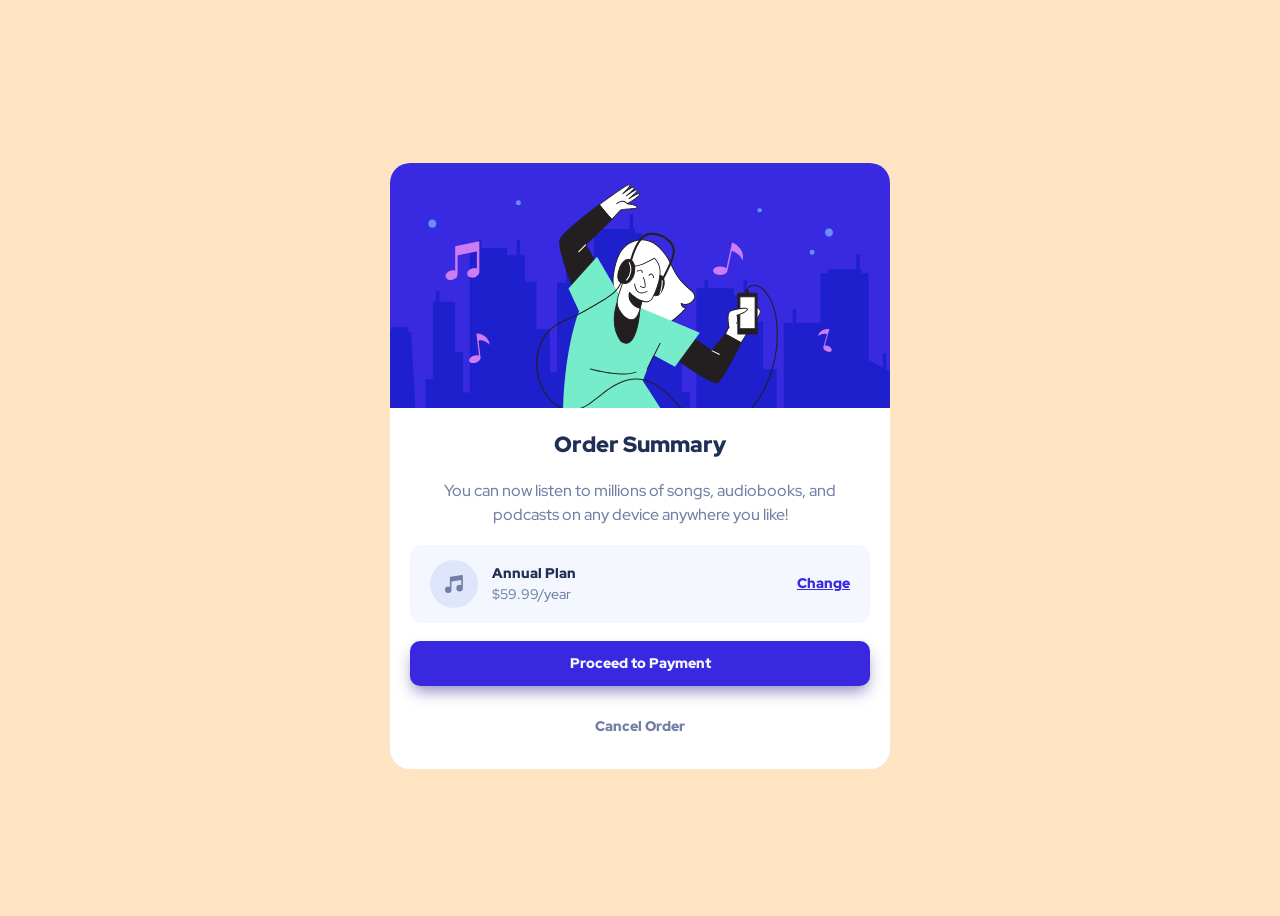
<file: order-summary-component-1/index.html>
<!DOCTYPE html>
<html lang="en">

<head>
  <meta charset="UTF-8">
  <meta name="viewport" content="width=device-width, initial-scale=1.0">

  <link rel="icon" type="image/png" sizes="32x32" href="./images/favicon-32x32.png">
  <link rel="stylesheet" href="styles.css" />
  <link rel="preconnect" href="https://fonts.googleapis.com">
  <link rel="preconnect" href="https://fonts.gstatic.com" crossorigin>
  <link href="https://fonts.googleapis.com/css2?family=Red+Hat+Display:ital,wght@0,300..900;1,300..900&display=swap"
    rel="stylesheet">

  <title>Frontend Mentor | Order summary card</title>
</head>

<body>
  <main>
    <article class="plan-card">

      <img src="./images/illustration-hero.svg" alt="Illustration of a girl vibing at a city night" />

      <div class="plan-content">
        <h1 class="title">Order Summary</h1>

        <p class="subtitle">You can now listen to millions of songs, audiobooks, and podcasts on any
          device anywhere you like!
        </p>

        <div class="flex-group">
          <img src="./images/icon-music.svg" />
          <div class="plan-details">
            <p class="plan-name">Annual Plan</p>
            <p>$59.99/year</p>
          </div>
          <button class="action">Change</button>
        </div>

        <button class="button-submit">Proceed to Payment</button>
        <button class="button-cancel">Cancel Order</button>
      </div>

    </article>

  </main>

</body>

</html>
</file>
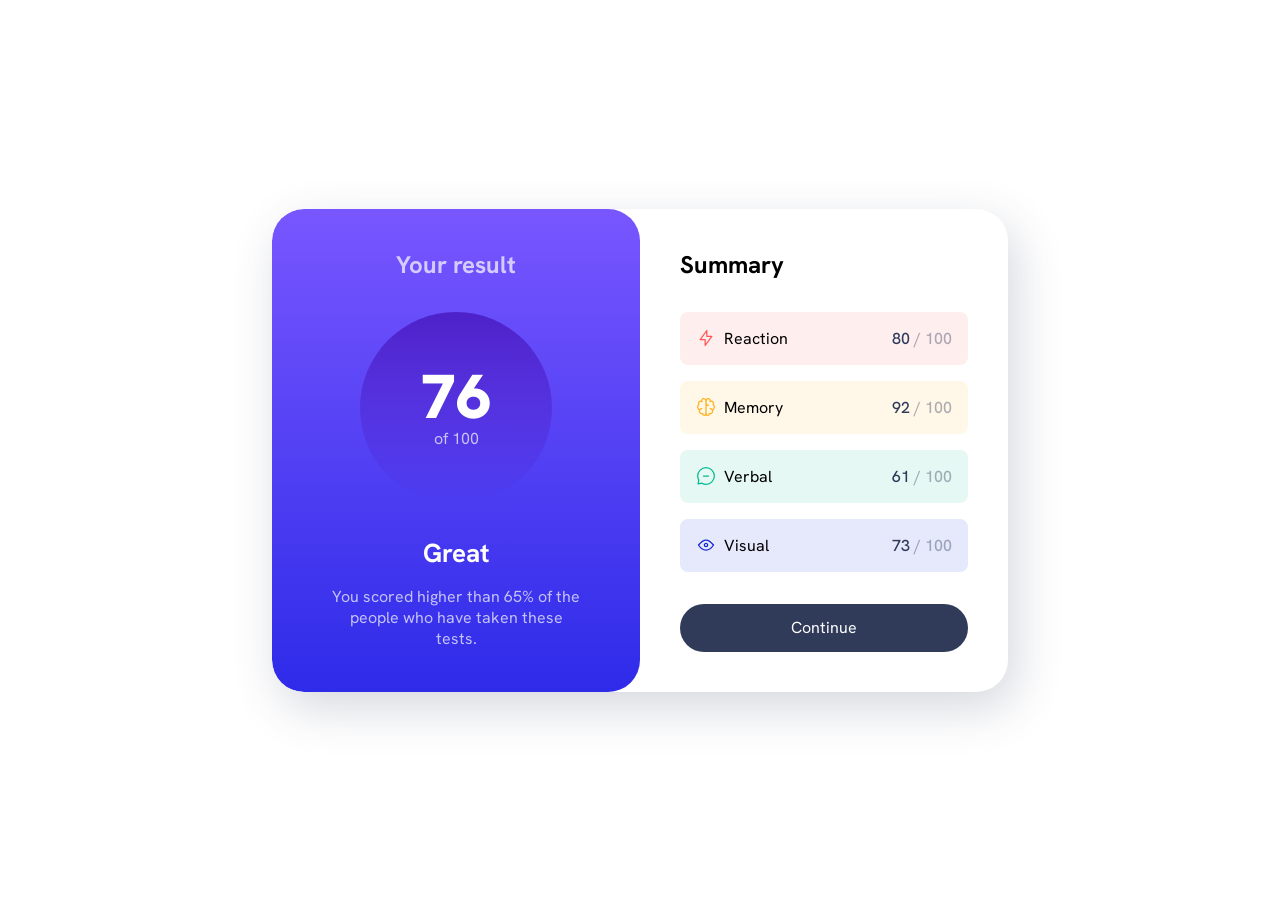
<file: results-summary-component-2/index.html>
<!DOCTYPE html>
<html lang="en">

<head>
  <meta charset="UTF-8">
  <meta name="viewport" content="width=device-width, initial-scale=1.0">

  <link rel="icon" type="image/png" sizes="32x32" href="./assets/images/favicon-32x32.png">
  <link rel="stylesheet" href="style.css" />

  <title>Frontend Mentor | Results summary component</title>
</head>

<body>
  <main>
    <div class="result-summury">
      <div class="results grid-flow" data-spacing="large">

        <h1 class="section-title">
          Your result
        </h1>

        <p class="result-score">
          <span>76</span> of 100
        </p>

        <div class="grid-flow">
          <p class="result-rank">Great</p>
          <p>You scored higher than 65% of the people who have taken these tests.</p>
        </div>
      </div>
      <div class="summary grid-flow" data-spacing="large">
        <h2 class="section-title">Summary</h2>

        <div class="grid-flow">
          <div class="summary-item" data-item-type="accent-1">

            <div class="flex-group">
              <svg xmlns="http://www.w3.org/2000/svg" width="20" height="20" fill="none" viewBox="0 0 20 20">
                <path stroke="#F55" stroke-linecap="round" stroke-linejoin="round" stroke-width="1.25"
                  d="M10.833 8.333V2.5l-6.666 9.167h5V17.5l6.666-9.167h-5Z" />
              </svg>
              <h3 class="summary-item-title">Reaction</h3>
            </div>

            <p class="summary-score"><span>80</span> / 100</p>
          </div>

          <div class="summary-item" data-item-type="accent-2">

            <div class="flex-group">
              <svg xmlns="http://www.w3.org/2000/svg" width="20" height="20" fill="none" viewBox="0 0 20 20">
                <path stroke="#FFB21E" stroke-linecap="round" stroke-linejoin="round" stroke-width="1.25"
                  d="M5.833 11.667a2.5 2.5 0 1 0 .834 4.858" />
                <path stroke="#FFB21E" stroke-linecap="round" stroke-linejoin="round" stroke-width="1.25"
                  d="M3.553 13.004a3.333 3.333 0 0 1-.728-5.53m.025-.067a2.083 2.083 0 0 1 2.983-2.824m.199.054A2.083 2.083 0 1 1 10 3.75v12.917a1.667 1.667 0 0 1-3.333 0M10 5.833a2.5 2.5 0 0 0 2.5 2.5m1.667 3.334a2.5 2.5 0 1 1-.834 4.858" />
                <path stroke="#FFB21E" stroke-linecap="round" stroke-linejoin="round" stroke-width="1.25"
                  d="M16.447 13.004a3.334 3.334 0 0 0 .728-5.53m-.025-.067a2.083 2.083 0 0 0-2.983-2.824M10 3.75a2.085 2.085 0 0 1 2.538-2.033 2.084 2.084 0 0 1 1.43 2.92m-.635 12.03a1.667 1.667 0 0 1-3.333 0" />
              </svg>
              <h3 class="summary-item-title">Memory</h3>
            </div>

            <p class="summary-score"><span>92</span> / 100</p>
          </div>

          <div class="summary-item" data-item-type="accent-3">

            <div class="flex-group">
              <svg xmlns="http://www.w3.org/2000/svg" width="20" height="20" fill="none" viewBox="0 0 20 20">
                <path stroke="#00BB8F" stroke-linecap="round" stroke-linejoin="round" stroke-width="1.25"
                  d="M7.5 10h5M10 18.333A8.333 8.333 0 1 0 1.667 10c0 1.518.406 2.942 1.115 4.167l-.699 3.75 3.75-.699A8.295 8.295 0 0 0 10 18.333Z" />
              </svg>
              <h3 class="summary-item-title">Verbal</h3>
            </div>

            <p class="summary-score"><span>61</span> / 100</p>
          </div>

          <div class="summary-item" data-item-type="accent-4">

            <div class="flex-group">
              <svg xmlns="http://www.w3.org/2000/svg" width="20" height="20" fill="none" viewBox="0 0 20 20">
                <path stroke="#1125D6" stroke-linecap="round" stroke-linejoin="round" stroke-width="1.25"
                  d="M10 11.667a1.667 1.667 0 1 0 0-3.334 1.667 1.667 0 0 0 0 3.334Z" />
                <path stroke="#1125D6" stroke-linecap="round" stroke-linejoin="round" stroke-width="1.25"
                  d="M17.5 10c-1.574 2.492-4.402 5-7.5 5s-5.926-2.508-7.5-5C4.416 7.632 6.66 5 10 5s5.584 2.632 7.5 5Z" />
              </svg>
              <h3 class="summary-item-title">Visual</h3>
            </div>

            <p class="summary-score"><span>73</span> / 100</p>
          </div>
        </div>

        <button class="button">Continue</button>
      </div>
    </div>
  </main>
</body>

</html>
</file>
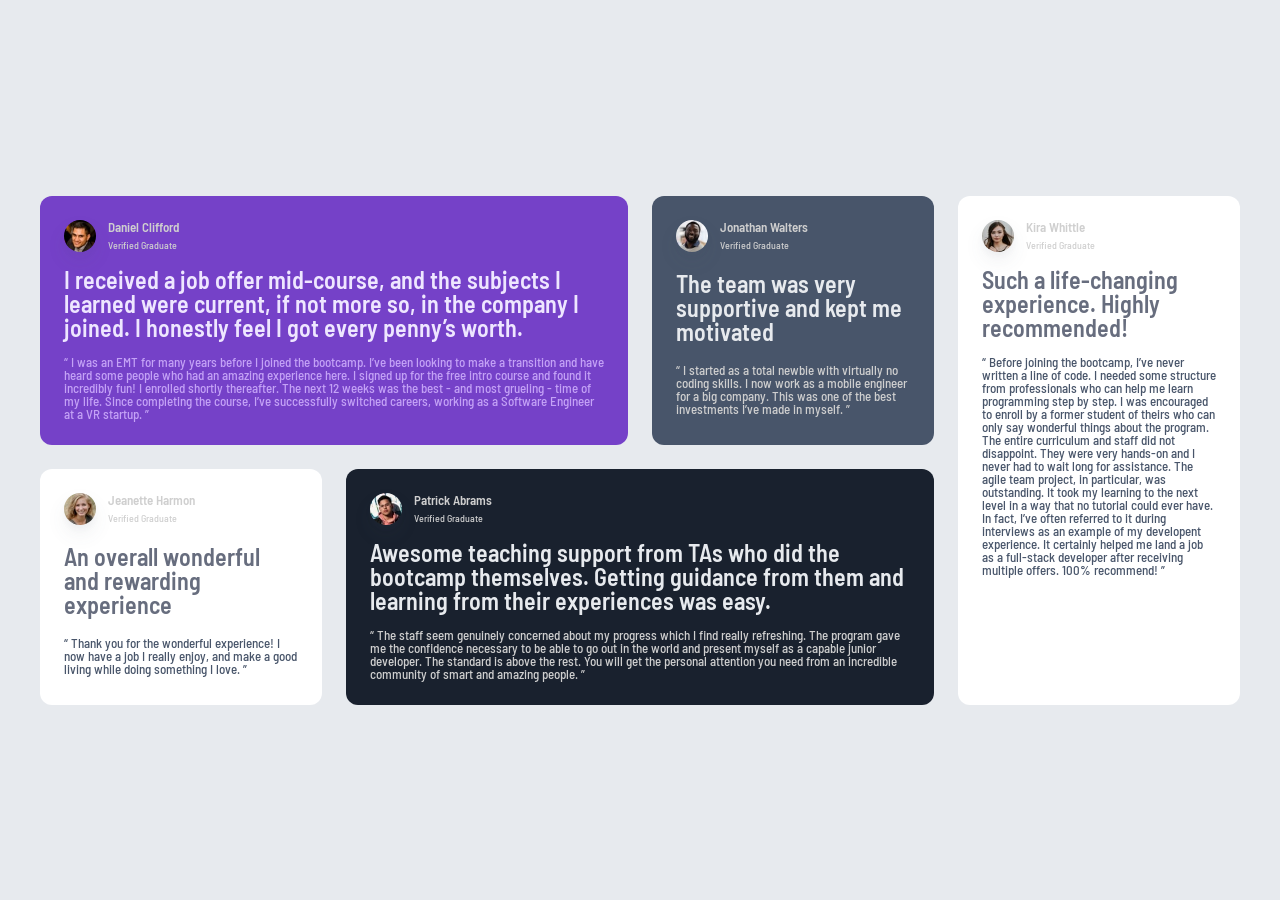
<file: testimonials-grid-section-4/index.html>
<!DOCTYPE html>
<html lang="en">

<head>
  <meta charset="UTF-8">
  <meta name="viewport" content="width=device-width, initial-scale=1.0">

  <link rel="icon" type="image/png" sizes="32x32" href="./images/favicon-32x32.png">
  <link rel="preconnect" href="https://fonts.googleapis.com">
  <link rel="preconnect" href="https://fonts.gstatic.com" crossorigin>
  <link
    href="https://fonts.googleapis.com/css2?family=Barlow+Semi+Condensed:ital,wght@0,100;0,200;0,300;0,400;0,500;0,600;0,700;0,800;0,900;1,100;1,200;1,300;1,400;1,500;1,600;1,700;1,800;1,900&display=swap"
    rel="stylesheet">
  <link rel="stylesheet" href="style.css" />

  <title>Frontend Mentor | [Challenge Name Here]</title>
</head>

<body>
  <main>
    <div class="testimonial-grid">

      <div class="testimonial-card purple-card">
        <div class="card-header">
          <img src="./images/image-daniel.jpg" />
          <div class="name-part">
            <p class="name">Daniel Clifford</p>
            <p class="graduate">Verified Graduate</p>
          </div>
        </div>
        <p class="review">I received a job offer mid-course, and the subjects I learned were current, if not more so,
          in the company I joined. I honestly feel I got every penny’s worth.</p>
        <p class="desc">“ I was an EMT for many years before I joined the bootcamp. I’ve been looking to make a
          transition and have heard some people who had an amazing experience here. I signed up
          for the free intro course and found it incredibly fun! I enrolled shortly thereafter.
          The next 12 weeks was the best - and most grueling - time of my life. Since completing
          the course, I’ve successfully switched careers, working as a Software Engineer at a VR startup. ”</p>
      </div>

      <div class="testimonial-card grey-card">
        <div class="card-header">
          <img src="./images/image-jonathan.jpg" />
          <div class="name-part">
            <p class="name">Jonathan Walters</p>
            <p class="graduate">Verified Graduate</p>
          </div>
        </div>
        <p class="review">The team was very supportive and kept me motivated</p>
        <p class="desc"> “ I started as a total newbie with virtually no coding skills. I now work as a mobile engineer
          for a big company. This was one of the best investments I’ve made in myself. ”</p>
      </div>

      <div class="testimonial-card white-card">
        <div class="card-header">
          <img src="./images/image-jeanette.jpg" />
          <div class="name-part">
            <p class="name">Jeanette Harmon</p>
            <p class="graduate">Verified Graduate</p>
          </div>
        </div>
        <p class="review">An overall wonderful and rewarding experience</p>
        <p class="desc">“ Thank you for the wonderful experience! I now have a job I really enjoy, and make a good
          living
          while doing something I love. ”</p>
      </div>

      <div class="testimonial-card black-card">
        <div class="card-header">
          <img src="./images/image-patrick.jpg" />
          <div class="name-part">
            <p class="name">Patrick Abrams</p>
            <p class="graduate">Verified Graduate</p>
          </div>
        </div>
        <p class="review">Awesome teaching support from TAs who did the bootcamp themselves. Getting guidance from them
          and
          learning from their experiences was easy.</p>
        <p class="desc">“ The staff seem genuinely concerned about my progress which I find really refreshing. The
          program
          gave me the confidence necessary to be able to go out in the world and present myself as a capable
          junior developer. The standard is above the rest. You will get the personal attention you need from
          an incredible community of smart and amazing people. ”</p>
      </div>

      <div class="testimonial-card white-card kira">
        <div class="card-header">
          <img src="./images/image-kira.jpg" />
          <div class="name-part">
            <p class="name">Kira Whittle</p>
            <p class="graduate">Verified Graduate</p>
          </div>
        </div>
        <p class="review">Such a life-changing experience. Highly recommended!</p>
        <p class="desc">“ Before joining the bootcamp, I’ve never written a line of code. I needed some structure from
          professionals who can help me learn programming step by step. I was encouraged to enroll by a former
          student of theirs who can only say wonderful things about the program. The entire curriculum and staff
          did not disappoint. They were very hands-on and I never had to wait long for assistance. The agile team
          project, in particular, was outstanding. It took my learning to the next level in a way that no tutorial
          could ever have. In fact, I’ve often referred to it during interviews as an example of my developent
          experience. It certainly helped me land a job as a full-stack developer after receiving multiple offers.
          100% recommend! ”</p>
      </div>
    </div>
  </main>


</body>

</html>
</file>
<file: order-summary-component-1/styles.css>
:root {
  --clr-secondary-100: hsl(225, 100%, 94%);
  --clr-primary-700: hsl(245, 75%, 52%);
  --clr-primary-900: hsl(245, 75%, 30%);

  --txt-main-950: hsl(223, 47%, 23%);
  --txt-secondary-600: hsl(224, 23%, 55%);
  --clr-neutral-50: hsl(225, 100%, 98%);

  --fw-regular: 500;
  --fw-bold: 900;
}

*,
*::before,
*::after {
  box-sizing: border-box;
}

* {
  margin: 0;
}

html,
body {
  line-height: 1.5;
  height: 100%;
}

img,
picture,
video,
canvas,
svg {
  display: block;
  max-width: 100%;
}

input,
button,
textarea,
select {
  font: inherit;
}

p,
h1,
h2,
h3,
h4,
h5,
h6 {
  overflow-wrap: break-word;
}

p {
  text-wrap: pretty;
}
h1,
h2,
h3,
h4,
h5,
h6 {
  text-wrap: balance;
}

body {
  font-family: "Red Hat Display";
  font-weight: var(--fw-regular);
  color: var(--txt-secondary-600);
  font-size: 16px;
  background-color: bisque;
  display: grid;
  place-content: center;
  margin: 16px;
}

.plan-card {
  background-color: #fff;
  border-radius: 20px;
  overflow: hidden;
  min-width: 320px;
  max-width: 500px;
}

.plan-card img {
  width: 100%;
  object-fit: cover;
}

.plan-content {
  padding: 22px;
  display: grid;
  gap: 18px;
  align-items: center;
}

.flex-group {
  display: grid;
  grid-template-columns: auto 1fr auto;
  gap: 14px;
  background-color: var(--clr-neutral-50);
  padding: 15px 20px;
  border-radius: 12px;
  align-items: center;
}

.title {
  font-size: 22px;
  color: var(--txt-main-950);
  font-weight: var(--fw-bold);
  text-align: center;
}

.subtitle {
  text-align: center;
}

.plan-name {
  color: var(--txt-main-950);
  font-weight: var(--fw-bold);
}

.plan-details {
  display: block;
  font-size: 14px;
}

.action {
  border: none;
  background-color: unset;
  font-size: 14px;
  color: var(--clr-primary-700);
  font-weight: var(--fw-bold);
  text-decoration: underline;
  cursor: pointer;
  padding: 0;
}

.button-submit {
  border: none;
  background-color: var(--clr-primary-700);
  border-radius: 10px;
  padding: 12px 16px;
  color: var(--clr-neutral-50);
  font-weight: var(--fw-bold);
  font-size: 14px;
  box-shadow: 0px 8px 15px -3px hsla(245, 75%, 30%, 0.5);
  transition: color 0.2s ease-in-out;
}

.button-submit:is(:hover, :focus) {
  background-color: hsl(245, 75%, 77%);
}

.button-cancel {
  background-color: transparent;
  border: none;
  color: var(--txt-secondary-600);
  font-weight:var(--fw-bold);
  font-size: 14px;
  padding: 12px 16px;
  cursor: pointer;
  transition: color 0.2s ease-in-out;
}

button-cancel:is(:hover, :focus) {
  color: var(--txt-main-950);
}

@media (min-width: 600px) {
  .plan-content {
    padding: 20px;
  }
}
</file>
<file: results-summary-component-2/style.css>
@font-face {
  font-family: "HankenGrotesk";
  font-display: swap;
  font-weight: 100 900;
  src: url(./assets/fonts/HankenGrotesk-VariableFont_wght.ttf)
    format("truetype");
}

:root {
  --clr-lght-red-accent-1: hsl(0, 100%, 67%);
  --crl-orng-yllw-accent-2: hsl(39, 100%, 56%);
  --crl-grn-teal-accent-3: hsl(166, 100%, 37%);
  --crl-cblt-bl-accent-4: hsl(234, 85%, 45%);
  --crl-lght-bl-bg: hsl(252, 100%, 67%);
  --clr-ryl-bl-bg: hsl(241, 81%, 54%);
  --clr-crcl-vlt-bl: hsla(256, 72%, 46%, 1);
  --clr-crcl-prsn-bl: hsla(241, 72%, 46%, 0);

  --gradient-primary: linear-gradient(
    var(--crl-lght-bl-bg),
    var(--clr-ryl-bl-bg)
  );
  --gradient-to-transparent: linear-gradient(
    var(--clr-crcl-vlt-bl),
    var(--clr-crcl-prsn-bl)
  );

  --crl-white: hsl(0, 0%, 100%);
  --crl-pl-bl: hsl(221, 100%, 96%);
  --crl-lvndr: hsl(241, 100%, 89%);
  --clr-dr-gry-bl: hsl(224, 30%, 27%);

  --font-family: 'HankenGrotesk';

  --fw-reg: 500;
  --fw-bold: 700;
  --fw-black: 900;
}

*,
*::after,
*::before {
    box-sizing: border-box;
}

*{
    margin: 0;
    font: inherit;
};

img,
svg {
    display: block;
    max-width: 100%;
}

body {
    font-family: var(--font-family);
    color: var(--cle-dr-gry-bl);
}

@media (min-width: 600px){
    body {
        min-height: 100vh;
        display: grid;
        place-content: center;
    }
}

.grid-flow {
    display: grid;
    align-content: flex-start;
    gap: 16px
}

.flex-group {
    display: flex;
    align-items: center;
    gap: 8px;
}

.grid-flow[data-spacing="large"]{
    gap: 32px;
}

.result-score {
    display: grid;
    place-content: center;
    width: 192px;
    margin-inline: auto;
    background: var(--gradient-to-transparent);
    aspect-ratio: 1/1;
    border-radius: 50%;
}

.result-score span {
    display: block;
    font-size: 62px;
    font-weight: var(--fw-black);
    line-height: 1;
    color: var(--crl-white);
}

.result-rank {
    font-size: 26px;
    font-weight: var(--fw-bold);
    color: var(--crl-white);
}

.summary {
    padding: var(--padding);
}

.summary-item {
    display: flex;
    justify-content: space-between;
    align-items: center;
    padding: 16px;
    border-radius: 8px;
}

.summary-item[data-item-type="accent-1"] {
    background-color: hsla(0, 100%, 67%, 0.1);
}

.summary-item[data-item-type="accent-2"] {
    background-color: hsla(39, 100%, 56%, 0.1);
}

.summary-item[data-item-type="accent-3"] {
    background-color: hsla(166, 100%, 37%, 0.1);
}

.summary-item[data-item-type="accent-4"] {
    background-color: hsla(234, 85%, 45%, 0.1);
}


.section-title {
    font-weight: var(--fw-bold);
    font-size: 24px;
}

.button {
    color: var(--crl-white);
    line-height: 1;
    background-color: var(--clr-dr-gry-bl);
    padding: 16px 32px;
    border: 0;
    border-radius: 100vw;
    cursor: pointer;
}

.button:is(:hover, :focus){
    background: var(--gradient-primary);
}

.result-summury {
    --padding: 40px;
    --border-radius: 32px;
    max-width: 736px;
    display: grid;  
}


.summary-score {
    color: hsl(224, 30%, 27%, 0.4);
    font-weight: var(--fw-reg);

}

.summary-score span {
    color: var(--clr-dr-gry-bl);
}

@media (min-width: 600px){
    .result-summury {
        grid-template-columns: 1fr 1fr;
        border-radius: var(--border-radius);
        box-shadow: .5rem 1rem 3rem hsla(224, 30%, 27%, 0.2);
        overflow: hidden;
        margin-inline: 16px;
    }
}

.results {
    text-align: center;
    background: var(--gradient-primary);
    color: hsla(0, 0%, 100%, 0.7);
    border-radius:0 0 var(--border-radius) var(--border-radius);
    padding: var(--padding) calc(var(--padding)*1.5)    ;
}

@media (min-width: 600px) {
    .results {
        border-radius: var(--border-radius);
    }
}
</file>
<file: testimonials-grid-section-4/style.css>
:root {
  --txt-clr-purple-50: hsl(260, 100%, 95%);
  --txt-clr-purple-300: hsl(264, 82%, 80%);
  --crl-purple-base: hsl(263, 55%, 52%);
  --crl-white: hsl(0, 0%, 100%);
  --crl-white-1: hsl(0, 0%, 98%);
  --txt-clr-grey-100: hsl(214, 17%, 92%);
  --txt-clr-grey-200: hsl(0, 0%, 81%);
  --txt-clr-grey-400: hsl(224, 10%, 45%);
  --clr-grey-500: hsl(217, 19%, 35%);
  --crl-dark-bl: hsl(219, 29%, 14%);
  --clr-black: hsl(0, 0%, 7%);

  --fw-reg-1: 500;
  --fw-bold-1: 600;

  --fs-reg-1: 10px;
  --fs-md-1: 13px;
  --fs-lg-1: 16px;
  --fs-xl-1: 24px;

  --shadow-color: hsl(217 19% 35% / 0.08);
  --card-shadow: 0 10px 20px var(--shadow-color),
    0 4px 6px hsl(217 19% 35% / 0.04);
}

*,
*::after,
*::before {
  box-sizing: border-box;
}

* {
  margin: 0;
}

img {
  max-width: 100%;
  display: block;
}

html {
  font-family: "Barlow Semi Condensed", sans-serif;
  line-height: 1;
}

body {
  color: var(--black);
  background-color: var(--txt-clr-grey-100);
  font-size: var(--fs-reg);
  display: grid;
  place-content: center;
  min-height: 100vh;
  margin: 0;
  padding: 32px;
}

.testimonial-grid {
  display: grid;
  max-inline-size: 1200px;
  gap: 24px;
  margin-inline: auto;
  grid-template-columns: 1fr;
}

@media (width > 960px) {
  .testimonial-grid {
    grid-template-columns: repeat(4, 1fr);
    grid-template-rows: auto auto;
  }
}

.testimonial-card {
  display: grid;
  gap: 16px;
  padding: 24px;
  background-color: var(--testimonial-card-bg, hsl(61, 64%, 94%));
  border-radius: 12px;
  align-items: flex-start;
}

.testimonial-card img {
  width: 32px;
  height: 32px;
  border-radius: 50%;
  box-shadow: var(--card-shadow);
}

.card-header {
  display: flex;
  align-items: center;
  gap: 12px;
}

.name-part {
  display: flex;
  flex-direction: column;
  gap: 6px;
}

.name {
  color: var(--txt-clr-grey-200);
  font-weight: var(--fw-bold-1);
  font-size: var(--fs-md-1);
}

.graduate {
  color: var(--txt-clr-grey-200);
  font-weight: var(--fw-reg-1);
  font-size: var(--fs-reg-1);
}

.review {
  color: var(--testimonial-card-review-color);
  font-weight: var(--fw-bold-1);
  font-size: var(--fs-xl-1);
}

.desc {
  color: var(--testimonial-card-desc-color);
  font-weight: var(--fw-reg-1);
  font-size: var(--fs-md-1);
}

.purple-card {
  --testimonial-card-bg: var(--crl-purple-base);
  --testimonial-card-review-color: var(--txt-clr-purple-50);
  --testimonial-card-desc-color: var(--txt-clr-purple-300);
}

.grey-card {
  --testimonial-card-bg: var(--clr-grey-500);
  --testimonial-card-review-color: var(--txt-clr-grey-100);
  --testimonial-card-desc-color: var(--txt-clr-grey-200);
}

.white-card {
  --testimonial-card-bg: var(--crl-white);
  --testimonial-card-review-color: var(--txt-clr-grey-400);
  --testimonial-card-desc-color: var(--clr-grey-500);
}

.black-card {
  --testimonial-card-bg: var(--crl-dark-bl);
  --testimonial-card-review-color: var(--txt-clr-grey-100);
  --testimonial-card-desc-color: var(--txt-clr-grey-200);
}

.kira {
  align-content: start;
}

@media (width > 660px) {
  .testimonial-grid {
    grid-template-columns: repeat(2, 1fr);
  }

  .purple-card {
    grid-column: 1 / 3;
  }

  .grey-card {
    grid-column: 1 / 2;
  }

  .white-card {
    grid-column: 2 / 3;
  }

  .black-card {
    grid-column: 1 / 3;
  }

  .kira {
    grid-column: 1 / 3;
  }
}

@media (width > 960px) {
  .testimonial-grid {
    grid-template-columns: repeat(4, 1fr);
    grid-template-rows: auto auto;
  }

  .purple-card {
    grid-column: 1 / 3;
  }

  .grey-card {
    grid-column: 3 / 4;
  }

  .white-card {
    grid-column: 1 / 2;
  }

  .black-card {
    grid-column: 2 / 4;
  }

  .kira {
    grid-column: 4 / 5;
    grid-row: 1 / 3;
  }
}
</file>
